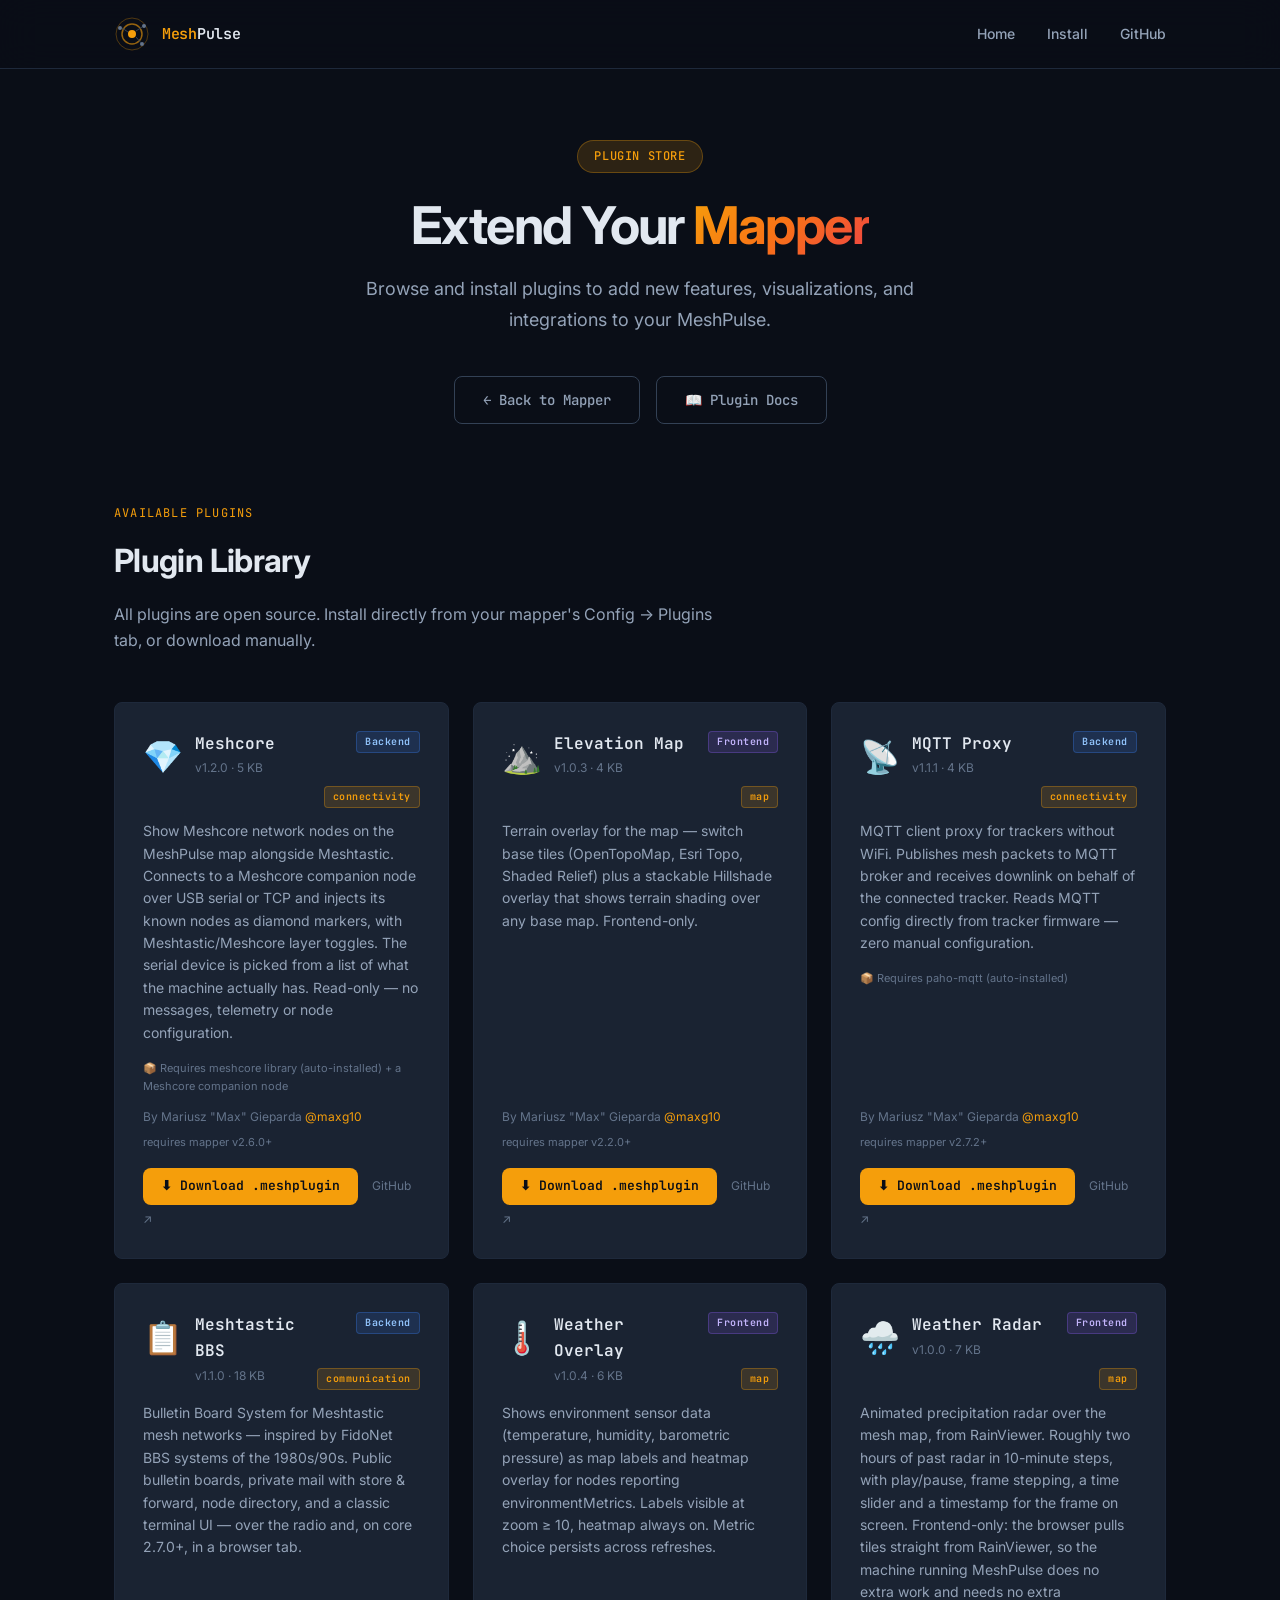
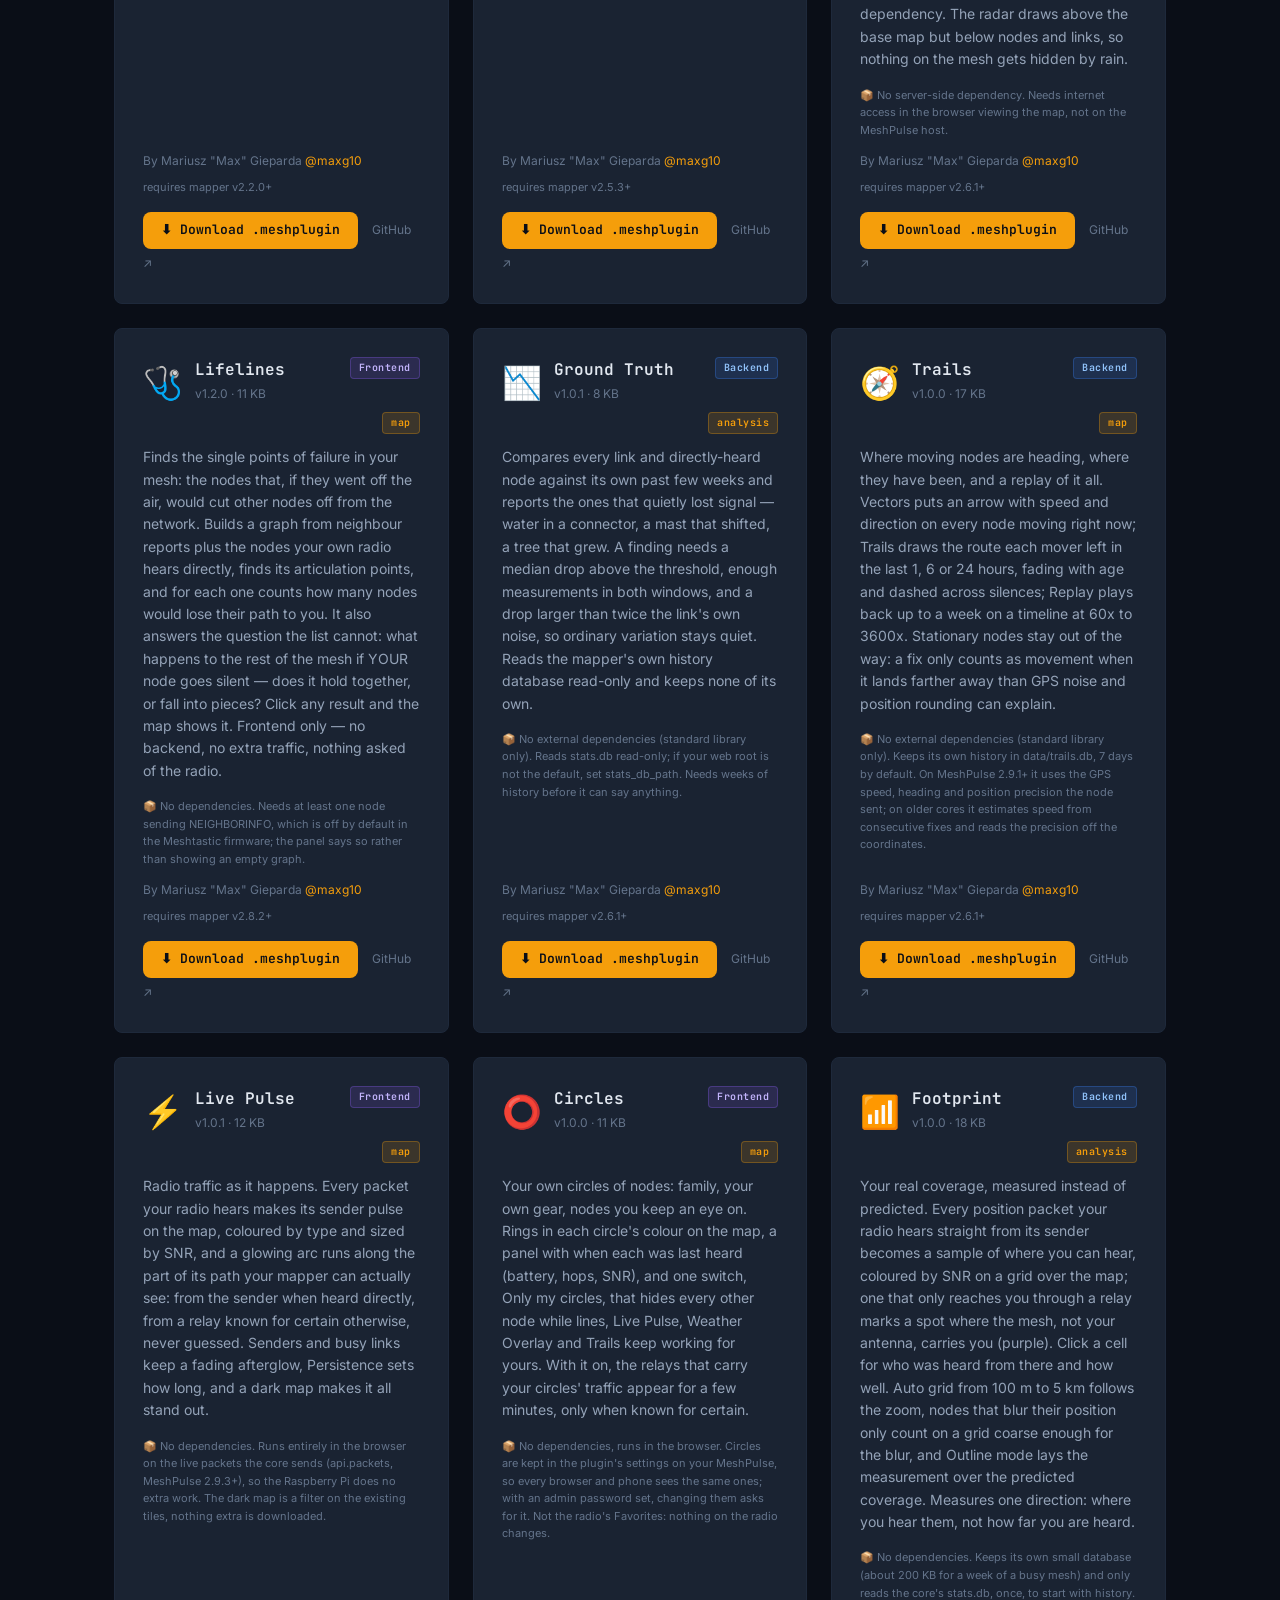
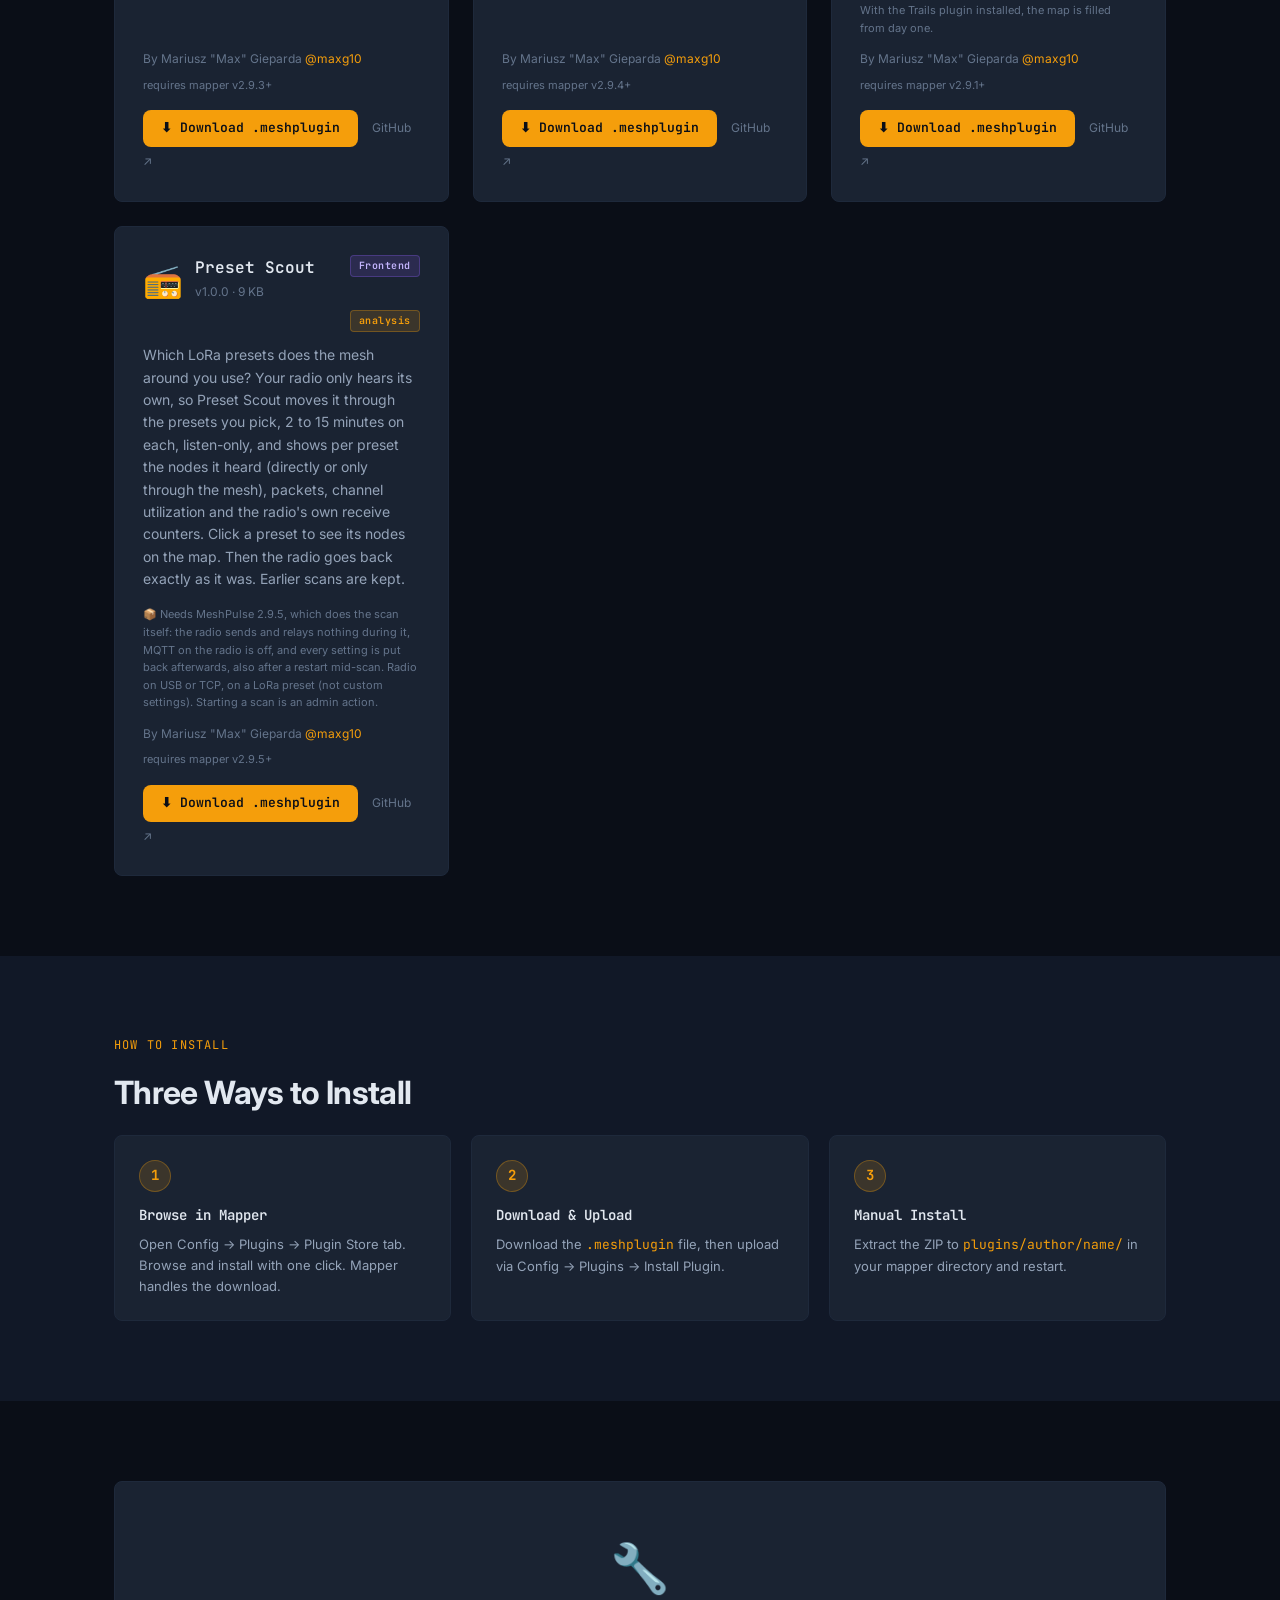
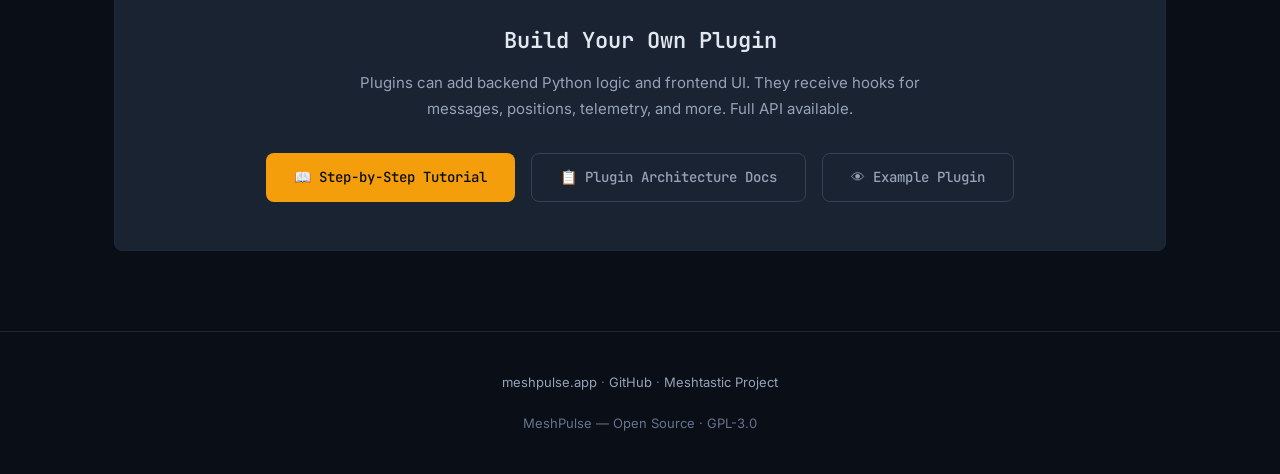
<file: plugins-store/index.html>
<!DOCTYPE html>
<html lang="en">
<head>
    <meta charset="UTF-8">
    <meta name="viewport" content="width=device-width, initial-scale=1.0">
    <title>Plugin Store — MeshPulse</title>
    <meta name="description" content="Browse and install plugins for MeshPulse. Add new features, visualizations, and integrations.">
    <meta name="robots" content="index, follow">
    <link rel="canonical" href="https://meshpulse.app/plugins/">
    <style>
        @import url('https://fonts.googleapis.com/css2?family=Inter:wght@300;400;500;600;700&family=JetBrains+Mono:wght@400;500;600&display=swap');

        :root {
            --font-mono: 'JetBrains Mono', 'Fira Code', 'SF Mono', monospace;
            --font-body: 'Inter', -apple-system, BlinkMacSystemFont, sans-serif;
            --bg-primary: #0a0e17;
            --bg-secondary: #111827;
            --bg-card: #1a2332;
            --bg-card-hover: #1f2b3d;
            --text-primary: #e2e8f0;
            --text-secondary: #94a3b8;
            --text-muted: #64748b;
            --accent: #f59e0b;
            --accent-glow: rgba(245, 158, 11, 0.15);
            --accent-hover: #fbbf24;
            --green: #10b981;
            --blue: #3b82f6;
            --border: #1e293b;
            --border-light: #334155;
            --radius: 8px;
        }

        *, *::before, *::after { box-sizing: border-box; margin: 0; padding: 0; }
        html { scroll-behavior: smooth; }
        body {
            font-family: var(--font-body);
            background: var(--bg-primary);
            color: var(--text-primary);
            line-height: 1.6;
            -webkit-font-smoothing: antialiased;
        }

        .container { max-width: 1100px; margin: 0 auto; padding: 0 24px; }
        section { padding: 80px 0; }

        nav {
            position: fixed; top: 0; left: 0; right: 0; z-index: 100;
            background: rgba(10, 14, 23, 0.85);
            backdrop-filter: blur(20px);
            border-bottom: 1px solid var(--border);
            padding: 16px 0;
        }
        nav .container { display: flex; align-items: center; justify-content: space-between; }
        .logo { display: flex; align-items: center; gap: 12px; text-decoration: none; color: var(--text-primary); }
        .logo-icon { width: 36px; height: 36px; }
        .logo-text { font-family: var(--font-mono); font-weight: 600; font-size: 15px; letter-spacing: -0.02em; }
        .logo-text span { color: var(--accent); }
        nav ul { display: flex; gap: 32px; list-style: none; }
        nav a { color: var(--text-secondary); text-decoration: none; font-size: 14px; font-weight: 500; transition: color 0.2s; }
        nav a:hover { color: var(--accent); }

        .hero { padding-top: 140px; padding-bottom: 60px; text-align: center; }
        .hero-badge {
            display: inline-block;
            background: var(--accent-glow); border: 1px solid rgba(245, 158, 11, 0.3);
            color: var(--accent); font-family: var(--font-mono); font-size: 12px; font-weight: 500;
            padding: 6px 16px; border-radius: 20px; margin-bottom: 24px; letter-spacing: 0.05em;
        }
        .hero h1 { font-size: clamp(32px, 5vw, 52px); font-weight: 700; line-height: 1.1; letter-spacing: -0.03em; margin-bottom: 20px; }
        .hero h1 .gradient {
            background: linear-gradient(135deg, var(--accent) 0%, #f97316 50%, #ef4444 100%);
            -webkit-background-clip: text; -webkit-text-fill-color: transparent; background-clip: text;
        }
        .hero p { font-size: 18px; color: var(--text-secondary); max-width: 580px; margin: 0 auto 40px; line-height: 1.7; }

        .btn {
            display: inline-flex; align-items: center; gap: 8px;
            padding: 12px 28px; border-radius: var(--radius);
            font-family: var(--font-mono); font-size: 14px; font-weight: 500;
            text-decoration: none; cursor: pointer; transition: all 0.2s; border: none;
        }
        .btn-primary { background: var(--accent); color: var(--bg-primary); }
        .btn-primary:hover { background: var(--accent-hover); box-shadow: 0 0 30px var(--accent-glow); }
        .btn-secondary { background: transparent; color: var(--text-secondary); border: 1px solid var(--border-light); }
        .btn-secondary:hover { border-color: var(--accent); color: var(--accent); }

        .section-label {
            font-family: var(--font-mono); font-size: 12px; color: var(--accent);
            text-transform: uppercase; letter-spacing: 0.1em; margin-bottom: 12px;
        }
        .section-title { font-size: 32px; font-weight: 700; letter-spacing: -0.02em; margin-bottom: 16px; }
        .section-desc { font-size: 16px; color: var(--text-secondary); max-width: 600px; margin-bottom: 48px; }

        .plugins-grid { display: grid; grid-template-columns: repeat(auto-fill, minmax(320px, 1fr)); gap: 24px; }

        .plugin-card {
            background: var(--bg-card); border: 1px solid var(--border);
            border-radius: var(--radius); padding: 28px;
            transition: all 0.3s; display: flex; flex-direction: column; gap: 12px;
        }
        .plugin-card:hover { background: var(--bg-card-hover); border-color: var(--border-light); transform: translateY(-2px); }

        .plugin-header { display: flex; align-items: flex-start; justify-content: space-between; gap: 12px; }
        .plugin-icon { font-size: 32px; flex-shrink: 0; }
        .plugin-meta { flex: 1; }
        .plugin-name { font-family: var(--font-mono); font-size: 16px; font-weight: 600; color: var(--text-primary); }
        .plugin-version { font-size: 12px; color: var(--text-muted); margin-top: 2px; }
        .plugin-desc { font-size: 14px; color: var(--text-secondary); line-height: 1.6; }
        .plugin-footer { display: flex; align-items: center; justify-content: space-between; flex-wrap: wrap; gap: 8px; margin-top: auto; }
        .plugin-author { font-size: 12px; color: var(--text-muted); }

        .badge {
            display: inline-block; padding: 2px 8px; border-radius: 4px;
            font-family: var(--font-mono); font-size: 10px; font-weight: 600; letter-spacing: 0.05em;
        }
        .badge-frontend { background: rgba(139, 92, 246, 0.15); color: #c4b5fd; border: 1px solid rgba(139,92,246,0.3); }
        .badge-backend { background: rgba(59, 130, 246, 0.15); color: #93c5fd; border: 1px solid rgba(59,130,246,0.3); }
        .badge-category { background: var(--accent-glow); color: var(--accent); border: 1px solid rgba(245,158,11,0.3); }

        .download-btn {
            display: inline-flex; align-items: center; gap: 6px;
            padding: 8px 18px; border-radius: var(--radius);
            background: var(--accent); color: var(--bg-primary);
            font-family: var(--font-mono); font-size: 13px; font-weight: 600;
            text-decoration: none; transition: all 0.2s; border: none; cursor: pointer;
        }
        .download-btn:hover { background: var(--accent-hover); box-shadow: 0 0 20px var(--accent-glow); }

        .install-steps { display: grid; grid-template-columns: repeat(auto-fit, minmax(220px, 1fr)); gap: 20px; }
        .step-card {
            background: var(--bg-card); border: 1px solid var(--border);
            border-radius: var(--radius); padding: 24px;
        }
        .step-number {
            width: 32px; height: 32px; border-radius: 50%;
            background: var(--accent-glow); border: 1px solid rgba(245,158,11,0.3);
            color: var(--accent); font-family: var(--font-mono); font-size: 14px; font-weight: 700;
            display: flex; align-items: center; justify-content: center; margin-bottom: 12px;
        }
        .step-card h4 { font-family: var(--font-mono); font-size: 14px; font-weight: 600; margin-bottom: 8px; }
        .step-card p { font-size: 13px; color: var(--text-secondary); line-height: 1.6; }

        .dev-card {
            background: var(--bg-card); border: 1px solid var(--border);
            border-radius: var(--radius); padding: 48px; text-align: center;
        }
        .dev-card h3 { font-family: var(--font-mono); font-size: 22px; font-weight: 600; margin-bottom: 12px; }
        .dev-card p { font-size: 15px; color: var(--text-secondary); max-width: 560px; margin: 0 auto 32px; line-height: 1.7; }

        footer { padding: 40px 0; border-top: 1px solid var(--border); text-align: center; }
        footer p { font-size: 13px; color: var(--text-muted); }
        footer a { color: var(--text-secondary); text-decoration: none; }
        footer a:hover { color: var(--accent); }

        .loading { text-align: center; padding: 60px 0; color: var(--text-muted); font-family: var(--font-mono); font-size: 14px; }
        .error-msg { text-align: center; padding: 40px; color: #ef4444; font-size: 14px; }

        @media (max-width: 768px) {
            nav ul { display: none; }
            .plugins-grid { grid-template-columns: 1fr; }
            .install-steps { grid-template-columns: 1fr; }
        }
    </style>
</head>
<body>

<nav>
    <div class="container">
        <a href="https://meshpulse.app" class="logo">
            <svg class="logo-icon" viewBox="0 0 36 36" fill="none" xmlns="http://www.w3.org/2000/svg">
                <circle cx="18" cy="18" r="4" fill="#f59e0b"/>
                <circle cx="18" cy="18" r="10" stroke="#f59e0b" stroke-width="1.5" stroke-opacity="0.6" fill="none"/>
                <circle cx="18" cy="18" r="16" stroke="#f59e0b" stroke-width="1" stroke-opacity="0.3" fill="none"/>
                <circle cx="6" cy="12" r="2" fill="#64748b"/>
                <circle cx="30" cy="10" r="2" fill="#64748b"/>
                <circle cx="28" cy="28" r="2" fill="#64748b"/>
                <line x1="8" y1="12" x2="14" y2="16" stroke="#334155" stroke-width="1"/>
                <line x1="28" y1="11" x2="22" y2="15" stroke="#334155" stroke-width="1"/>
                <line x1="27" y1="27" x2="22" y2="21" stroke="#334155" stroke-width="1"/>
            </svg>
            <div class="logo-text"><span>Mesh</span>Pulse</div>
        </a>
        <ul>
            <li><a href="https://meshpulse.app">Home</a></li>
            <li><a href="https://meshpulse.app/#install">Install</a></li>
            <li><a href="https://github.com/maxg10/meshpulse" target="_blank">GitHub</a></li>
        </ul>
    </div>
</nav>

<section class="hero">
    <div class="container">
        <div class="hero-badge">PLUGIN STORE</div>
        <h1>Extend Your <span class="gradient">Mapper</span></h1>
        <p>Browse and install plugins to add new features, visualizations, and integrations to your MeshPulse.</p>
        <div style="display:flex;gap:16px;justify-content:center;flex-wrap:wrap">
            <a href="https://meshpulse.app/#install" class="btn btn-secondary">← Back to Mapper</a>
            <a href="https://github.com/maxg10/meshpulse/blob/main/docs/plugin-architecture.md" target="_blank" class="btn btn-secondary">📖 Plugin Docs</a>
        </div>
    </div>
</section>

<section id="plugins" style="padding-top:20px">
    <div class="container">
        <div class="section-label">AVAILABLE PLUGINS</div>
        <div class="section-title">Plugin Library</div>
        <p class="section-desc">All plugins are open source. Install directly from your mapper's Config → Plugins tab, or download manually.</p>
        <div id="plugins-grid" class="plugins-grid">
            <div class="loading">⏳ Loading plugins...</div>
        </div>
    </div>
</section>

<section id="install" style="background: var(--bg-secondary)">
    <div class="container">
        <div class="section-label">HOW TO INSTALL</div>
        <div class="section-title">Three Ways to Install</div>
        <div class="install-steps">
            <div class="step-card">
                <div class="step-number">1</div>
                <h4>Browse in Mapper</h4>
                <p>Open Config → Plugins → Plugin Store tab. Browse and install with one click. Mapper handles the download.</p>
            </div>
            <div class="step-card">
                <div class="step-number">2</div>
                <h4>Download & Upload</h4>
                <p>Download the <code style="color:var(--accent);font-family:var(--font-mono)">.meshplugin</code> file, then upload via Config → Plugins → Install Plugin.</p>
            </div>
            <div class="step-card">
                <div class="step-number">3</div>
                <h4>Manual Install</h4>
                <p>Extract the ZIP to <code style="color:var(--accent);font-family:var(--font-mono)">plugins/author/name/</code> in your mapper directory and restart.</p>
            </div>
        </div>
    </div>
</section>

<section id="develop">
    <div class="container">
        <div class="dev-card">
            <div style="font-size:48px;margin-bottom:16px">🔧</div>
            <h3>Build Your Own Plugin</h3>
            <p>Plugins can add backend Python logic and frontend UI. They receive hooks for messages, positions, telemetry, and more. Full API available.</p>
            <div style="display:flex;gap:16px;justify-content:center;flex-wrap:wrap">
                <a href="https://github.com/maxg10/meshpulse/blob/main/docs/plugin-developer-guide.md" target="_blank" class="btn btn-primary">📖 Step-by-Step Tutorial</a>
                <a href="https://github.com/maxg10/meshpulse/blob/main/docs/plugin-architecture.md" target="_blank" class="btn btn-secondary">📋 Plugin Architecture Docs</a>
                <a href="https://github.com/maxg10/meshplugins/tree/main/meshcore" target="_blank" class="btn btn-secondary">👁 Example Plugin</a>
            </div>
        </div>
    </div>
</section>

<footer>
    <div class="container">
        <p>
            <a href="https://meshpulse.app">meshpulse.app</a> ·
            <a href="https://github.com/maxg10/meshpulse" target="_blank">GitHub</a> ·
            <a href="https://meshtastic.org" target="_blank">Meshtastic Project</a>
            <br><br>
            <span style="color:var(--text-muted)">MeshPulse — Open Source · GPL-3.0</span>
        </p>
    </div>
</footer>

<script>
    fetch('./plugins.json')
        .then(function(r) {
            if (!r.ok) throw new Error('HTTP ' + r.status);
            return r.json();
        })
        .then(function(data) { renderPlugins(data.plugins || []); })
        .catch(function(e) {
            document.getElementById('plugins-grid').innerHTML =
                '<div class="error-msg">⚠️ Could not load plugin list.<br><small>' + e.message + '</small></div>';
        });

    function renderPlugins(plugins) {
        var grid = document.getElementById('plugins-grid');
        if (!plugins.length) {
            grid.innerHTML = '<div class="loading">No plugins available yet.</div>';
            return;
        }
        grid.innerHTML = plugins.map(function(p) {
            var typeBadge = p.type === 'backend'
                ? '<span class="badge badge-backend">Backend</span>'
                : '<span class="badge badge-frontend">Frontend</span>';
            var catBadge = p.category ? '<span class="badge badge-category">' + esc(p.category) + '</span>' : '';
            var authorStr = (p.author && p.author.name) ? p.author.name : (p.author || 'Unknown');
            var ghLink = (p.author && p.author.github) ? ' <a href="https://github.com/' + esc(p.author.github) + '" target="_blank" style="color:var(--accent);text-decoration:none">@' + esc(p.author.github) + '</a>' : '';
            var sizeStr = p.download_size ? ' · ' + Math.round(p.download_size / 1024) + ' KB' : '';
            var reqNote = p.dependencies_note ? '<div style="font-size:11px;color:var(--text-muted);margin-top:4px">📦 ' + esc(p.dependencies_note) + '</div>' : '';
            var minVer = p.min_mapper_version ? '<span style="font-size:11px;color:var(--text-muted)">requires mapper v' + esc(p.min_mapper_version) + '+</span>' : '';
            return '<div class="plugin-card">' +
                '<div class="plugin-header">' +
                    '<div class="plugin-icon">' + (p.icon || '🔌') + '</div>' +
                    '<div class="plugin-meta">' +
                        '<div class="plugin-name">' + esc(p.name) + '</div>' +
                        '<div class="plugin-version">v' + esc(p.version) + sizeStr + '</div>' +
                    '</div>' +
                    '<div style="display:flex;flex-direction:column;gap:4px;align-items:flex-end">' +
                        typeBadge + (catBadge ? '<br>' + catBadge : '') +
                    '</div>' +
                '</div>' +
                '<div class="plugin-desc">' + esc(p.description || '') + '</div>' +
                reqNote +
                '<div class="plugin-footer">' +
                    '<div class="plugin-author">By ' + esc(authorStr) + ghLink + '</div>' +
                    minVer +
                '</div>' +
                '<div style="margin-top:4px">' +
                    '<a href="' + esc(p.download_url) + '" class="download-btn" download>⬇ Download .meshplugin</a>' +
                    (p.homepage ? ' <a href="' + esc(p.homepage) + '" target="_blank" style="font-size:12px;color:var(--text-muted);margin-left:10px;text-decoration:none;">GitHub ↗</a>' : '') +
                '</div>' +
            '</div>';
        }).join('');
    }

    function esc(s) {
        return String(s || '').replace(/&/g,'&amp;').replace(/</g,'&lt;').replace(/>/g,'&gt;').replace(/"/g,'&quot;');
    }
</script>
</body>
</html>
</file>
